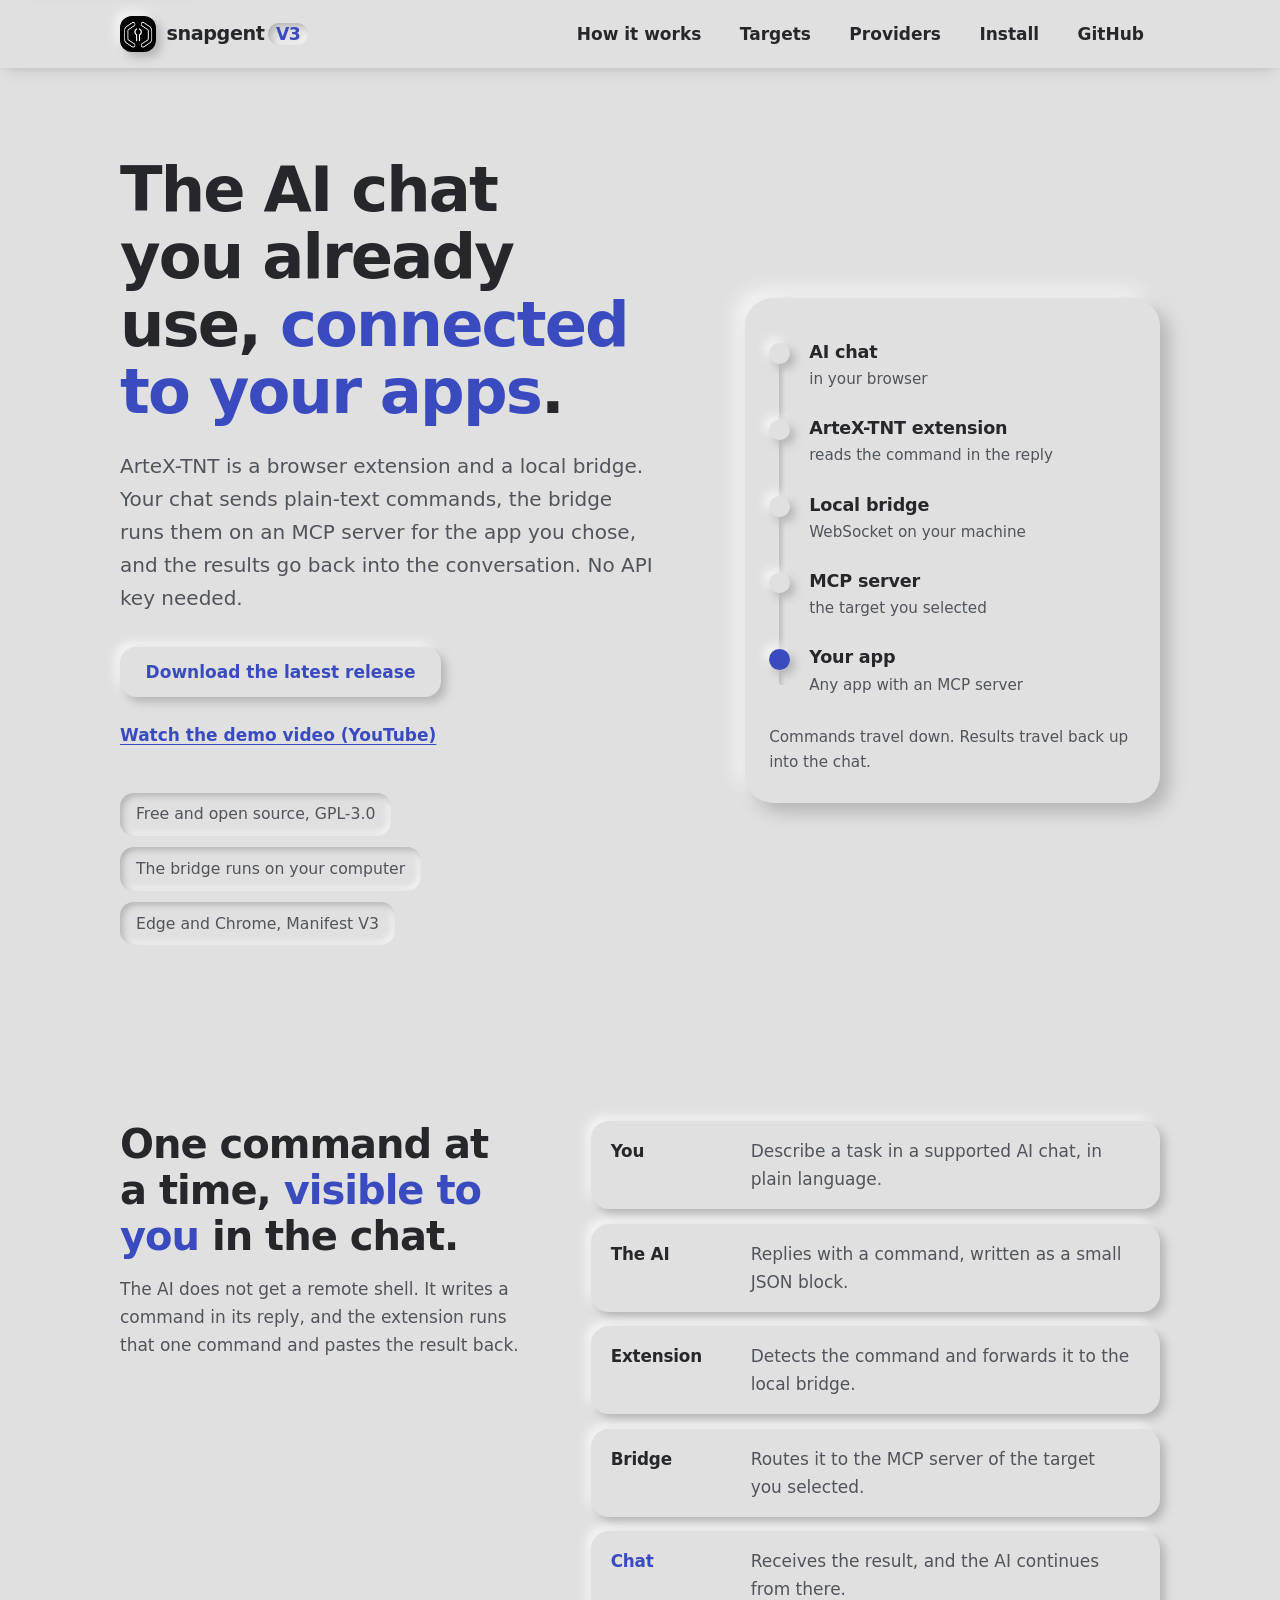
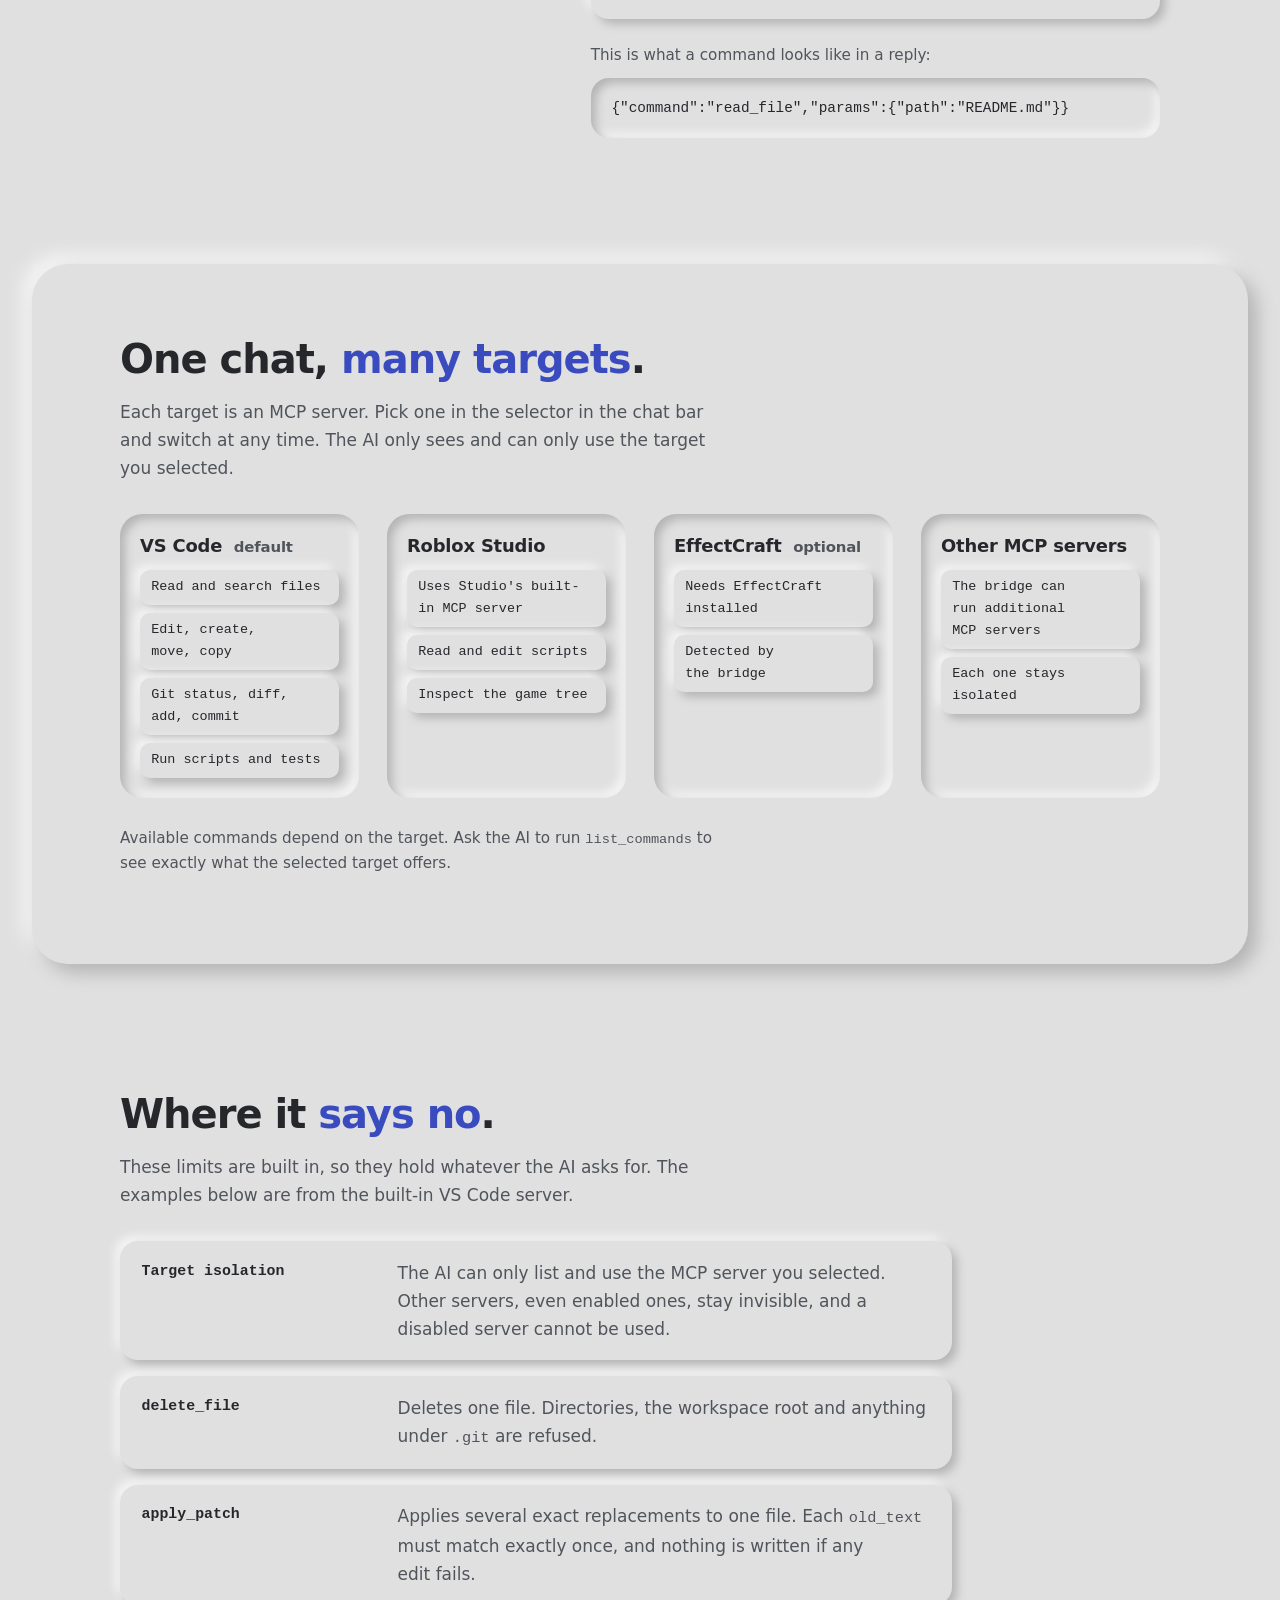
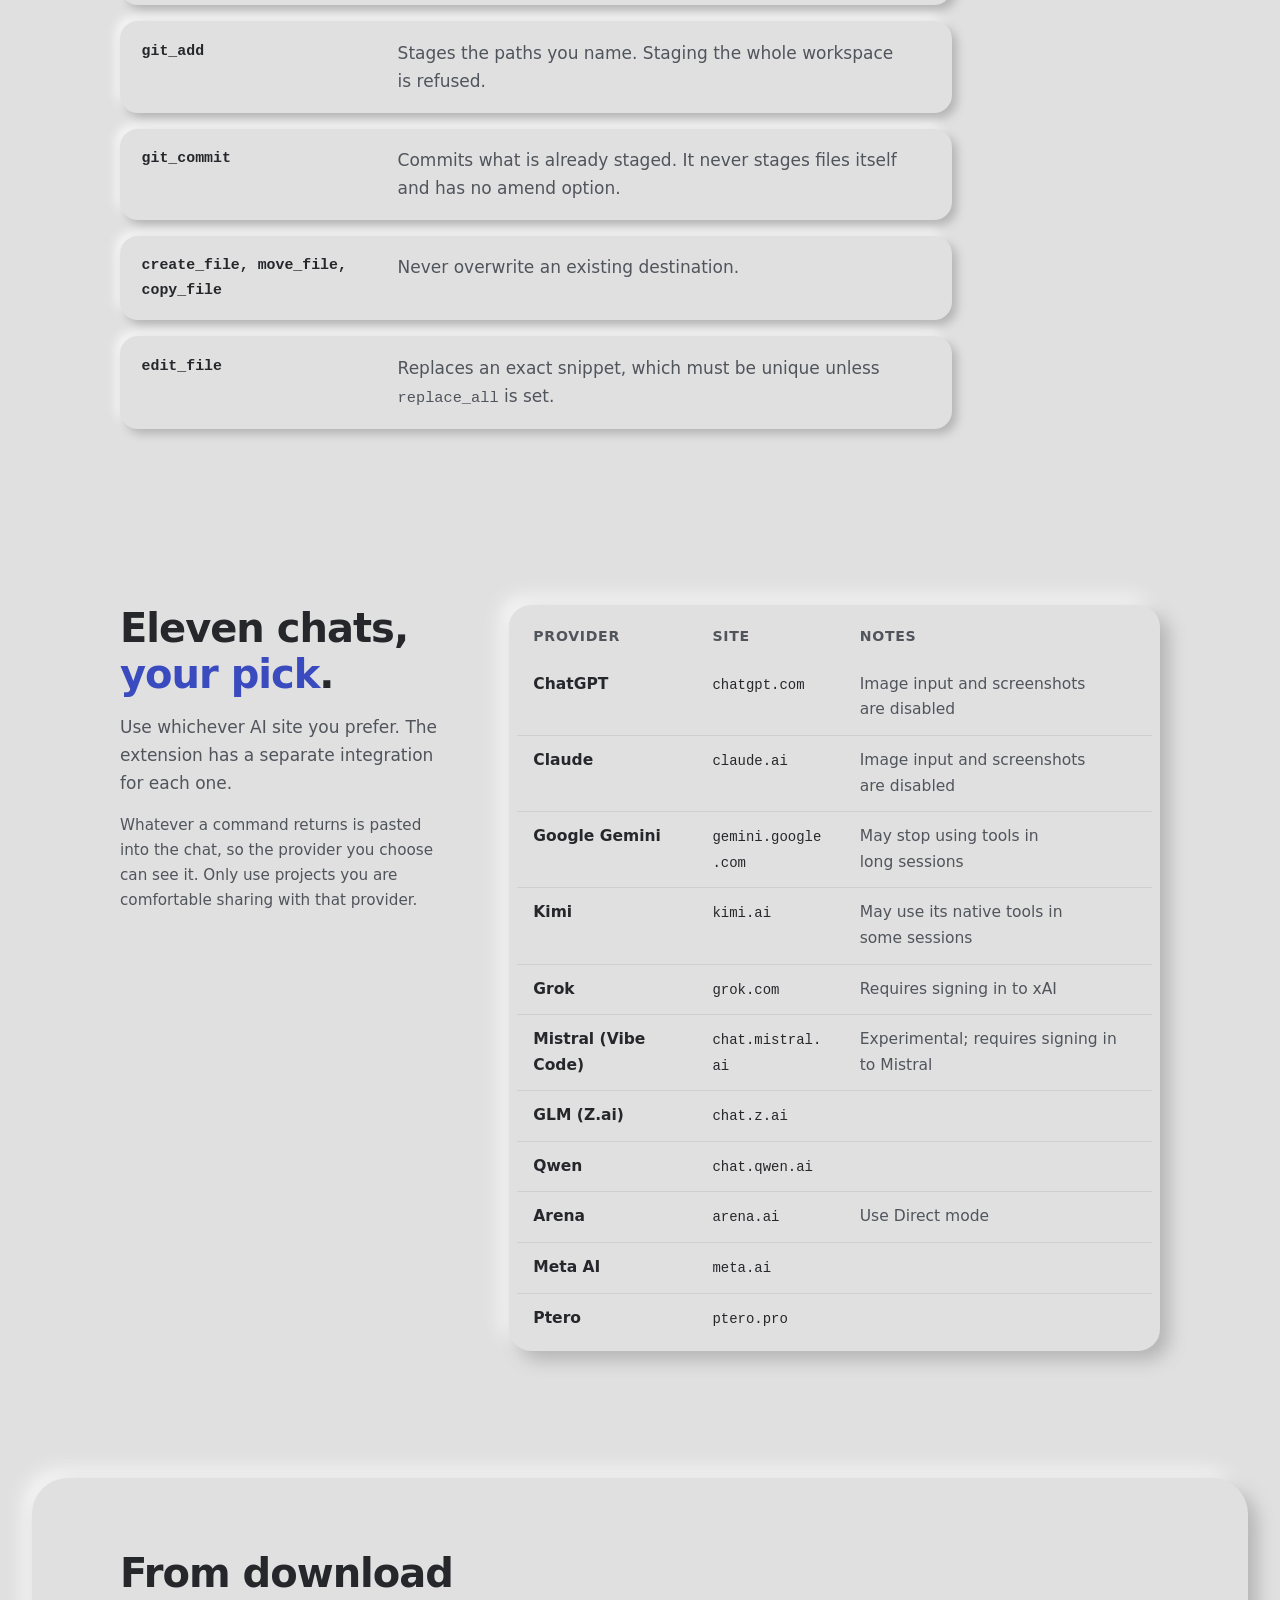
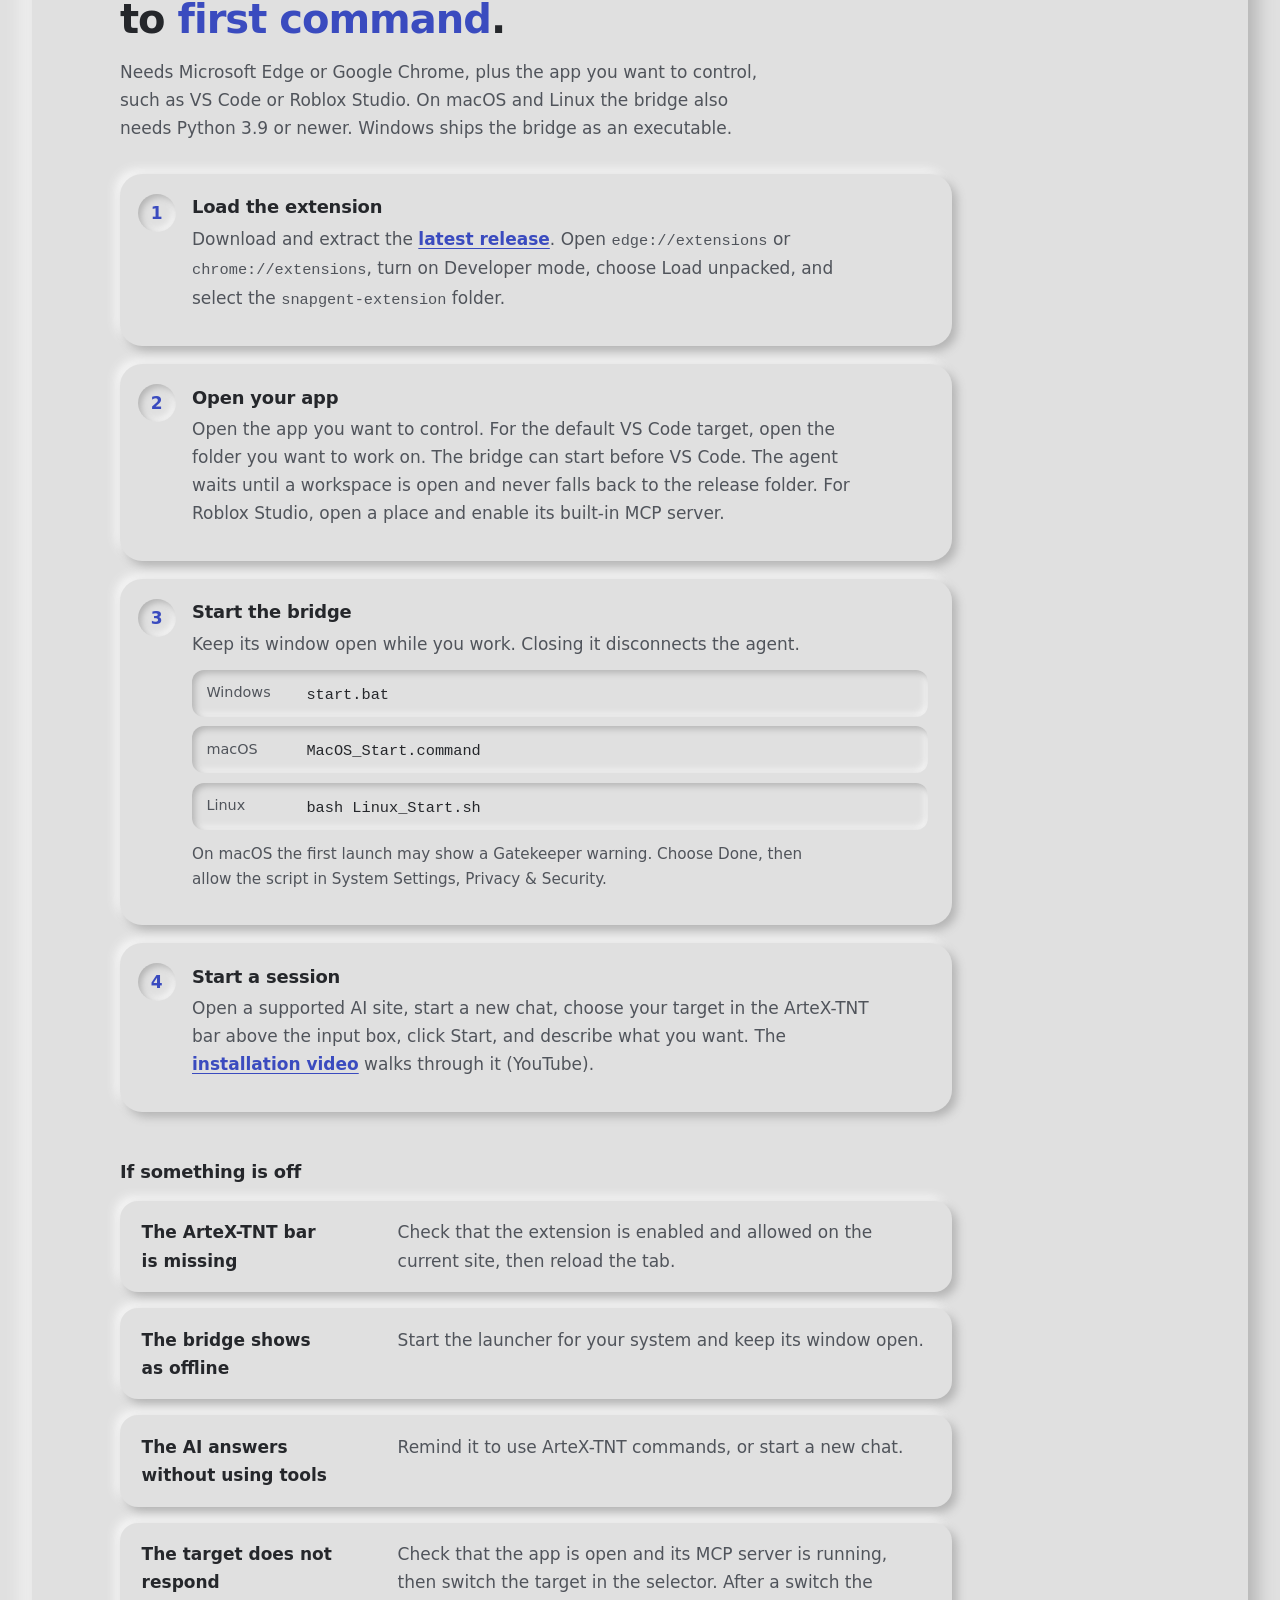
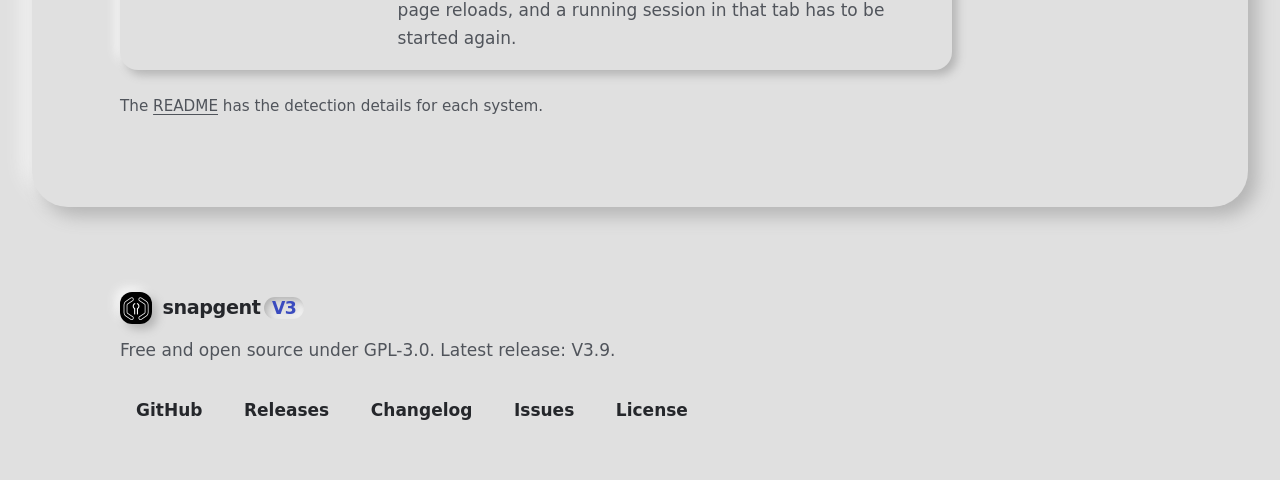
<file: docs/index.html>
<!doctype html>
<html lang="en">
<head>
  <meta charset="utf-8">
  <meta name="viewport" content="width=device-width, initial-scale=1">
  <meta name="color-scheme" content="light">
  <meta name="theme-color" content="#e0e0e0">
  <title>ArteX-TNT: Connect your browser AI chat to your apps through MCP</title>
  <meta name="description" content="ArteX-TNT is a free, open source browser extension and local bridge. It lets the AI chat you already use control apps on your computer through MCP, such as VS Code, Roblox Studio, EffectCraft or any other MCP server.">
  <meta property="og:title" content="ArteX-TNT: Connect your browser AI chat to your apps through MCP">
  <meta property="og:description" content="A browser extension and a local bridge that connect a normal AI chat to apps on your computer through MCP. Free and open source.">
  <meta property="og:type" content="website">
  <meta property="og:url" content="https://herdodp.github.io/snapgent-connector/">
  <meta property="og:image" content="https://herdodp.github.io/snapgent-connector/assets/icon.png">
  <link rel="icon" href="assets/icon.png" type="image/png">
  <link rel="stylesheet" href="styles.css?v=4">
  <script>document.documentElement.classList.add('js');</script>
  <script src="script.js?v=2" defer></script>
</head>
<body>
  <a class="skip-link" href="#main">Skip to content</a>

  <header class="site-header">
    <div class="wrap header-row">
      <a class="brand" href="#top" aria-label="ArteX-TNT, back to top">
        <img src="assets/icon.png" alt="" width="36" height="36">
        <span>snapgent<span class="brand-v">V3</span></span>
      </a>
      <button class="menu-toggle" type="button" aria-expanded="false" aria-controls="site-nav">
        <span class="menu-label">Menu</span>
      </button>
      <nav class="site-nav" id="site-nav" aria-label="Main">
        <a href="#how-it-works">How it works</a>
        <a href="#targets">Targets</a>
        <a href="#providers">Providers</a>
        <a href="#install">Install</a>
        <a href="https://github.com/herdodp/snapgent-connector" target="_blank" rel="noopener">GitHub</a>
      </nav>
    </div>
  </header>

  <main id="main">
    <section class="hero wrap" id="top">
      <div class="hero-copy">
        <h1>The AI chat you already use, <mark>connected to your apps</mark>.</h1>
        <p class="lead">ArteX-TNT is a browser extension and a local bridge. Your chat sends plain-text commands, the bridge runs them on an MCP server for the app you chose, and the results go back into the conversation. No API key needed.</p>
        <div class="actions">
          <a class="btn btn-primary" href="https://github.com/herdodp/snapgent-connector/releases/latest" target="_blank" rel="noopener">Download the latest release</a>
          <a class="text-link" href="https://youtu.be/HY0YWsHLp34" target="_blank" rel="noopener">Watch the demo video (YouTube)</a>
        </div>
        <ul class="facts" aria-label="Key facts">
          <li>Free and open source, GPL-3.0</li>
          <li>The bridge runs on your computer</li>
          <li>Edge and Chrome, Manifest V3</li>
        </ul>
      </div>

      <figure class="pipeline-fig">
        <ol class="pipeline">
          <li><b>AI chat</b><span>in your browser</span></li>
          <li><b>ArteX-TNT extension</b><span>reads the command in the reply</span></li>
          <li><b>Local bridge</b><span>WebSocket on your machine</span></li>
          <li><b>MCP server</b><span>the target you selected</span></li>
          <li class="end"><b>Your app</b><span>Any app with an MCP server</span></li>
        </ol>
        <figcaption>Commands travel down. Results travel back up into the chat.</figcaption>
      </figure>
    </section>

    <section class="section wrap" id="how-it-works" aria-labelledby="how-title">
      <div class="split">
        <div class="split-head">
          <h2 id="how-title">One command at a time, <mark>visible to you</mark> in the chat.</h2>
          <p class="muted">The AI does not get a remote shell. It writes a command in its reply, and the extension runs that one command and pastes the result back.</p>
        </div>
        <div>
          <ol class="trace">
            <li><span class="trace-who">You</span><p>Describe a task in a supported AI chat, in plain language.</p></li>
            <li><span class="trace-who">The AI</span><p>Replies with a command, written as a small JSON block.</p></li>
            <li><span class="trace-who">Extension</span><p>Detects the command and forwards it to the local bridge.</p></li>
            <li><span class="trace-who">Bridge</span><p>Routes it to the MCP server of the target you selected.</p></li>
            <li><span class="trace-who">Chat</span><p>Receives the result, and the AI continues from there.</p></li>
          </ol>
          <p class="caption">This is what a command looks like in a reply:</p>
<pre class="code" tabindex="0"><code>{"command":"read_file","params":{"path":"README.md"}}</code></pre>
        </div>
      </div>
    </section>

    <section class="band" id="targets" aria-labelledby="targets-title">
      <div class="wrap">
        <h2 id="targets-title">One chat, <mark>many targets</mark>.</h2>
        <p class="muted lede">Each target is an MCP server. Pick one in the selector in the chat bar and switch at any time. The AI only sees and can only use the target you selected.</p>
        <div class="tool-groups">
          <section aria-labelledby="t-vscode">
            <h3 id="t-vscode">VS Code <small>default</small></h3>
            <ul>
              <li>Read and search files</li><li>Edit, create, move, copy</li><li>Git status, diff, add, commit</li><li>Run scripts and tests</li>
            </ul>
          </section>
          <section aria-labelledby="t-roblox">
            <h3 id="t-roblox">Roblox Studio</h3>
            <ul>
              <li>Uses Studio's built-in MCP server</li><li>Read and edit scripts</li><li>Inspect the game tree</li>
            </ul>
          </section>
          <section aria-labelledby="t-effectcraft">
            <h3 id="t-effectcraft">EffectCraft <small>optional</small></h3>
            <ul>
              <li>Needs EffectCraft installed</li><li>Detected by the bridge</li>
            </ul>
          </section>
          <section aria-labelledby="t-more">
            <h3 id="t-more">Other MCP servers</h3>
            <ul>
              <li>The bridge can run additional MCP servers</li><li>Each one stays isolated</li>
            </ul>
          </section>
        </div>
        <p class="note" style="margin-top:1.75rem">Available commands depend on the target. Ask the AI to run <code>list_commands</code> to see exactly what the selected target offers.</p>
      </div>
    </section>

    <section class="section wrap" aria-labelledby="guard-title">
      <h2 id="guard-title">Where it <mark>says no</mark>.</h2>
      <p class="muted lede">These limits are built in, so they hold whatever the AI asks for. The examples below are from the built-in VS Code server.</p>
      <dl class="guards">
        <div><dt>Target isolation</dt><dd>The AI can only list and use the MCP server you selected. Other servers, even enabled ones, stay invisible, and a disabled server cannot be used.</dd></div>
        <div><dt>delete_file</dt><dd>Deletes one file. Directories, the workspace root and anything under <code>.git</code> are refused.</dd></div>
        <div><dt>apply_patch</dt><dd>Applies several exact replacements to one file. Each <code>old_text</code> must match exactly once, and nothing is written if any edit fails.</dd></div>
        <div><dt>git_add</dt><dd>Stages the paths you name. Staging the whole workspace is refused.</dd></div>
        <div><dt>git_commit</dt><dd>Commits what is already staged. It never stages files itself and has no amend option.</dd></div>
        <div><dt>create_file, move_file, copy_file</dt><dd>Never overwrite an existing destination.</dd></div>
        <div><dt>edit_file</dt><dd>Replaces an exact snippet, which must be unique unless <code>replace_all</code> is set.</dd></div>
      </dl>
    </section>

    <section class="section wrap" id="providers" aria-labelledby="prov-title">
      <div class="split split-tight">
        <div class="split-head">
          <h2 id="prov-title">Eleven chats, <mark>your pick</mark>.</h2>
          <p class="muted">Use whichever AI site you prefer. The extension has a separate integration for each one.</p>
          <p class="note">Whatever a command returns is pasted into the chat, so the provider you choose can see it. Only use projects you are comfortable sharing with that provider.</p>
        </div>
        <div class="table-wrap" role="region" aria-label="Supported AI providers" tabindex="0">
          <table>
            <thead><tr><th scope="col">Provider</th><th scope="col">Site</th><th scope="col">Notes</th></tr></thead>
            <tbody>
              <tr><th scope="row">ChatGPT</th><td><code>chatgpt.com</code></td><td>Image input and screenshots are disabled</td></tr>
              <tr><th scope="row">Claude</th><td><code>claude.ai</code></td><td>Image input and screenshots are disabled</td></tr>
              <tr><th scope="row">Google Gemini</th><td><code>gemini.google.com</code></td><td>May stop using tools in long sessions</td></tr>
              <tr><th scope="row">Kimi</th><td><code>kimi.ai</code></td><td>May use its native tools in some sessions</td></tr>
              <tr><th scope="row">Grok</th><td><code>grok.com</code></td><td>Requires signing in to xAI</td></tr>
              <tr><th scope="row">Mistral (Vibe Code)</th><td><code>chat.mistral.ai</code></td><td>Experimental; requires signing in to Mistral</td></tr>
              <tr><th scope="row">GLM (Z.ai)</th><td><code>chat.z.ai</code></td><td></td></tr>
              <tr><th scope="row">Qwen</th><td><code>chat.qwen.ai</code></td><td></td></tr>
              <tr><th scope="row">Arena</th><td><code>arena.ai</code></td><td>Use Direct mode</td></tr>
              <tr><th scope="row">Meta AI</th><td><code>meta.ai</code></td><td></td></tr>
              <tr><th scope="row">Ptero</th><td><code>ptero.pro</code></td><td></td></tr>
            </tbody>
          </table>
        </div>
      </div>
    </section>

    <section class="band" id="install" aria-labelledby="install-title">
      <div class="wrap">
        <h2 id="install-title">From download to <mark>first command</mark>.</h2>
        <p class="muted lede">Needs Microsoft Edge or Google Chrome, plus the app you want to control, such as VS Code or Roblox Studio. On macOS and Linux the bridge also needs Python 3.9 or newer. Windows ships the bridge as an executable.</p>
        <ol class="install-steps">
          <li>
            <h3>Load the extension</h3>
            <p>Download and extract the <a href="https://github.com/herdodp/snapgent-connector/releases/latest" target="_blank" rel="noopener">latest release</a>. Open <code>edge://extensions</code> or <code>chrome://extensions</code>, turn on Developer mode, choose Load unpacked, and select the <code>snapgent-extension</code> folder.</p>
          </li>
          <li>
            <h3>Open your app</h3>
            <p>Open the app you want to control. For the default VS Code target, open the folder you want to work on. The bridge can start before VS Code. The agent waits until a workspace is open and never falls back to the release folder. For Roblox Studio, open a place and enable its built-in MCP server.</p>
          </li>
          <li>
            <h3>Start the bridge</h3>
            <p>Keep its window open while you work. Closing it disconnects the agent.</p>
            <dl class="os">
              <div><dt>Windows</dt><dd><code>start.bat</code></dd></div>
              <div><dt>macOS</dt><dd><code>MacOS_Start.command</code></dd></div>
              <div><dt>Linux</dt><dd><code>bash Linux_Start.sh</code></dd></div>
            </dl>
            <p class="note">On macOS the first launch may show a Gatekeeper warning. Choose Done, then allow the script in System Settings, Privacy &amp; Security.</p>
          </li>
          <li>
            <h3>Start a session</h3>
            <p>Open a supported AI site, start a new chat, choose your target in the ArteX-TNT bar above the input box, click Start, and describe what you want. The <a href="https://youtu.be/eo3sdtPSBso" target="_blank" rel="noopener">installation video</a> walks through it (YouTube).</p>
          </li>
        </ol>

        <h3 class="sub">If something is off</h3>
        <dl class="fixes">
          <div><dt>The ArteX-TNT bar is missing</dt><dd>Check that the extension is enabled and allowed on the current site, then reload the tab.</dd></div>
          <div><dt>The bridge shows as offline</dt><dd>Start the launcher for your system and keep its window open.</dd></div>
          <div><dt>The AI answers without using tools</dt><dd>Remind it to use ArteX-TNT commands, or start a new chat.</dd></div>
          <div><dt>The target does not respond</dt><dd>Check that the app is open and its MCP server is running, then switch the target in the selector. After a switch the page reloads, and a running session in that tab has to be started again.</dd></div>
        </dl>
        <p class="note" style="margin-top:1.5rem">The <a href="https://github.com/herdodp/snapgent-connector#readme" target="_blank" rel="noopener">README</a> has the detection details for each system.</p>
      </div>
    </section>
  </main>

  <footer class="site-footer">
    <div class="wrap footer-row">
      <div>
        <a class="brand" href="#top" aria-label="ArteX-TNT, back to top">
          <img src="assets/icon.png" alt="" width="32" height="32">
          <span>snapgent<span class="brand-v">V3</span></span>
        </a>
        <p class="muted">Free and open source under GPL-3.0. Latest release: V3.9.</p>
      </div>
      <ul class="footer-links">
        <li><a href="https://github.com/herdodp/snapgent-connector" target="_blank" rel="noopener">GitHub</a></li>
        <li><a href="https://github.com/herdodp/snapgent-connector/releases/latest" target="_blank" rel="noopener">Releases</a></li>
        <li><a href="https://github.com/herdodp/snapgent-connector/blob/main/CHANGELOG.md" target="_blank" rel="noopener">Changelog</a></li>
        <li><a href="https://github.com/herdodp/snapgent-connector/issues" target="_blank" rel="noopener">Issues</a></li>
        <li><a href="https://github.com/herdodp/snapgent-connector/blob/main/LICENSE" target="_blank" rel="noopener">License</a></li>
      </ul>
    </div>
  </footer>
</body>
</html>
</file>
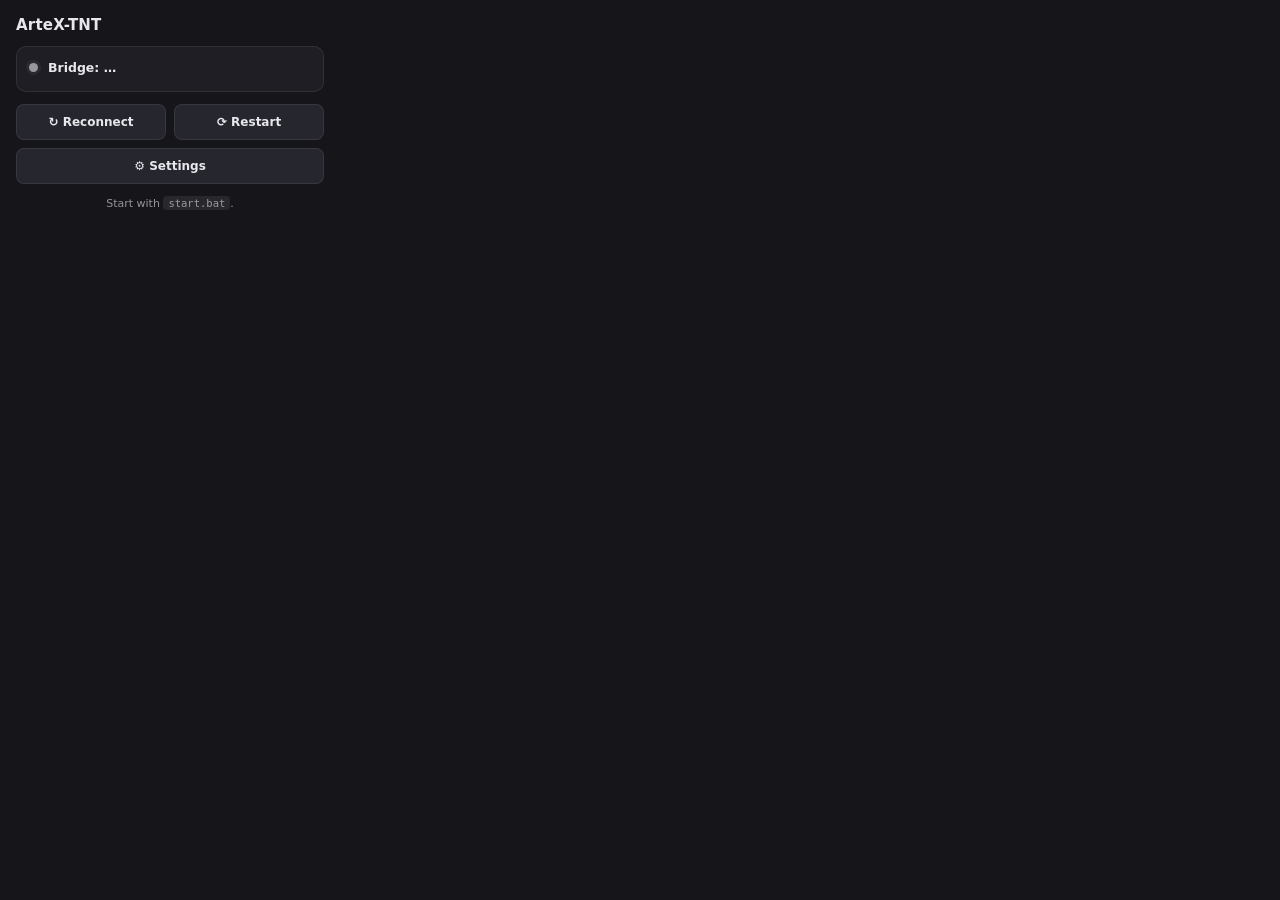
<file: snapgent-extension/popup.html>
<!DOCTYPE html>
<html lang="en">
<head>
  <meta charset="utf-8" />
  <meta name="viewport" content="width=device-width, initial-scale=1" />
  <style>
    :root {
      --bg: #16161a;
      --surface: #1e1e24;
      --surface-2: #26262e;
      --border: rgba(255, 255, 255, 0.08);
      --text: #e8e8ec;
      --muted: rgba(232, 232, 236, 0.6);
      --accent: #7c8cff;
      --ok: #3ddc97;
      --warn: #ffb454;
      --bad: #ff6b6b;
      --radius: 10px;
    }

    * { box-sizing: border-box; }

    body {
      width: min(340px, 100vw);
      max-width: 100vw;
      margin: 0;
      font-family: "Segoe UI", system-ui, -apple-system, sans-serif;
      background: var(--bg);
      color: var(--text);
      -webkit-font-smoothing: antialiased;
    }

    .wrap {
      display: flex;
      flex-direction: column;
      gap: 12px;
      padding: clamp(12px, 4vw, 16px);
    }

    /* Header */
    header {
      display: flex;
      align-items: center;
      justify-content: space-between;
      gap: 8px;
    }
    h1 {
      display: flex;
      align-items: baseline;
      gap: 8px;
      margin: 0;
      font-size: 15px;
      font-weight: 700;
      letter-spacing: 0.2px;
    }
    .ver {
      font-size: 10px;
      font-weight: 500;
      color: var(--muted);
    }
    .badge {
      font-size: 10px;
      font-weight: 600;
      padding: 3px 8px;
      border-radius: 999px;
      color: var(--accent);
      background: rgba(124, 140, 255, 0.12);
      border: 1px solid rgba(124, 140, 255, 0.3);
    }

    /* Card */
    .card {
      background: var(--surface);
      border: 1px solid var(--border);
      border-radius: var(--radius);
      padding: 12px;
    }

    .status {
      display: flex;
      align-items: flex-start;
      gap: 10px;
    }
    .dot {
      flex: none;
      width: 9px;
      height: 9px;
      margin-top: 4px;
      border-radius: 50%;
      background: var(--muted);
      box-shadow: 0 0 0 3px rgba(255, 255, 255, 0.05);
      transition: background 0.2s, box-shadow 0.2s;
    }
    .dot.ok   { background: var(--ok);   box-shadow: 0 0 0 3px rgba(61, 220, 151, 0.18); }
    .dot.warn { background: var(--warn); box-shadow: 0 0 0 3px rgba(255, 180, 84, 0.18); }
    .dot.bad  { background: var(--bad);  box-shadow: 0 0 0 3px rgba(255, 107, 107, 0.18); }

    .status-text { min-width: 0; flex: 1; }
    #state {
      font-size: 12.5px;
      font-weight: 600;
      line-height: 1.4;
      overflow-wrap: anywhere;
    }
    #tools {
      margin-top: 2px;
      font-size: 11.5px;
      color: var(--muted);
      overflow-wrap: anywhere;
    }

    #servers {
      margin-top: 10px;
      padding-top: 10px;
      border-top: 1px solid var(--border);
      font-family: ui-monospace, "Cascadia Code", Consolas, monospace;
      font-size: 11px;
      line-height: 1.6;
      color: var(--muted);
      white-space: pre-line;
      overflow-wrap: anywhere;
    }
    #servers:empty { display: none; }

    /* Buttons */
    .actions {
      display: grid;
      grid-template-columns: 1fr 1fr;
      gap: 8px;
    }
    .actions .full { grid-column: 1 / -1; }

    button {
      width: 100%;
      min-height: 36px;
      padding: 8px 10px;
      border: 1px solid var(--border);
      border-radius: 8px;
      cursor: pointer;
      font: inherit;
      font-size: 12px;
      font-weight: 600;
      color: var(--text);
      background: var(--surface-2);
      transition: background 0.15s, transform 0.05s, border-color 0.15s;
    }
    button:hover { background: #30303a; border-color: rgba(255, 255, 255, 0.16); }
    button:active { transform: translateY(1px); }
    button:focus-visible { outline: 2px solid var(--accent); outline-offset: 2px; }

    /* Footer */
    .hint {
      margin: 0;
      font-size: 11px;
      line-height: 1.5;
      color: var(--muted);
      text-align: center;
    }
    code {
      padding: 1px 5px;
      border-radius: 4px;
      font-size: 10.5px;
      background: rgba(255, 255, 255, 0.08);
    }
  </style>
</head>
<body>
  <div class="wrap">
    <header>
      <h1>ArteX-TNT <span class="ver" id="ver"></span></h1>
      <!-- <span class="badge">DeepSeek</span> --> <!-- DeepSeek hidden (disabled, not deleted) -->
    </header>

    <section class="card">
      <div class="status">
        <span id="dot" class="dot"></span>
        <div class="status-text">
          <div id="state">Bridge: …</div>
          <div id="tools"></div>
        </div>
      </div>
      <div id="servers"></div>
    </section>

    <div class="actions">
      <button class="ghost" id="reconnect">↻ Reconnect</button>
      <button class="ghost" id="restart">⟳ Restart</button>
      <button class="ghost full" id="settings">⚙ Settings</button>
    </div>

    <p class="hint">
      Start with <code>start.bat</code>.
    </p>
  </div>
  <script src="popup.js"></script>
</body>
</html>
</file>
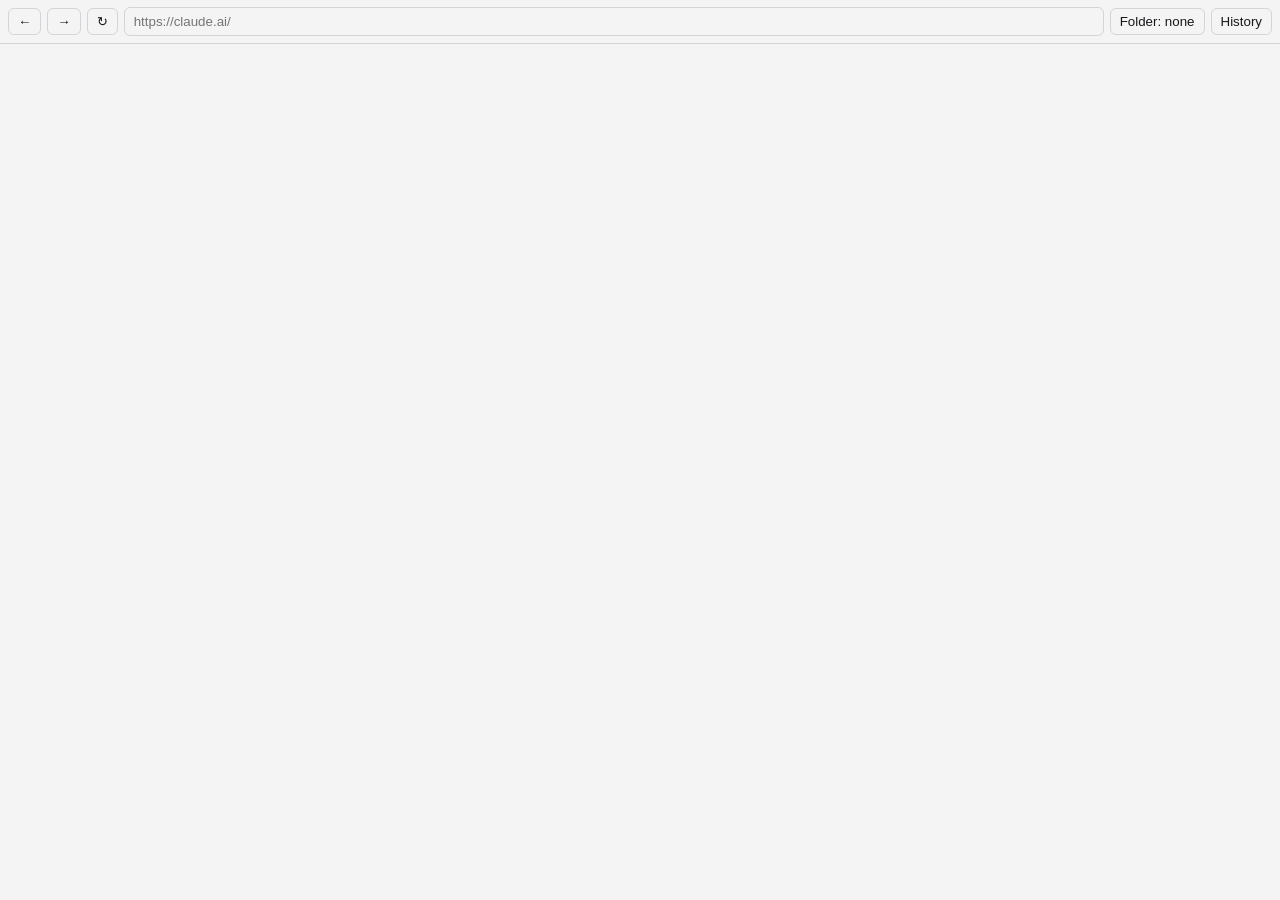
<file: snapgent-app/src/toolbar.html>
<!DOCTYPE html>
<html lang="en">
<head>
<meta charset="utf-8">
<meta http-equiv="Content-Security-Policy" content="default-src 'none'; style-src 'unsafe-inline'; script-src 'self'">
<title>Snapgent</title>
<style>
  :root { color-scheme: light dark; --bg:#f4f4f5; --fg:#18181b; --bd:#d4d4d8; --ac:#facc15; }
  @media (prefers-color-scheme: dark) { :root { --bg:#18181b; --fg:#e4e4e7; --bd:#3f3f46; } }
  * { box-sizing: border-box; }
  html, body { margin:0; height:100%; background:var(--bg); color:var(--fg); font:13px system-ui, sans-serif; overflow:hidden; }
  #bar { display:flex; gap:6px; align-items:center; height:44px; padding:0 8px; border-bottom:1px solid var(--bd); }
  button { background:transparent; color:inherit; border:1px solid var(--bd); border-radius:6px; padding:5px 9px; cursor:pointer; }
  button:hover { border-color:var(--ac); }
  #url { flex:1; min-width:80px; background:transparent; color:inherit; border:1px solid var(--bd); border-radius:6px; padding:6px 9px; }
  #url:focus { outline:none; border-color:var(--ac); }
  #ws { max-width:220px; overflow:hidden; text-overflow:ellipsis; white-space:nowrap; }
  #panel { position:fixed; top:44px; right:0; width:360px; max-height:420px; overflow:auto; background:var(--bg);
           border:1px solid var(--bd); border-radius:0 0 0 8px; display:none; z-index:10; }
  #panel.open { display:block; }
  #panel .head { display:flex; justify-content:space-between; align-items:center; padding:8px 10px; border-bottom:1px solid var(--bd); }
  #panel .item { padding:7px 10px; border-bottom:1px solid var(--bd); cursor:pointer; }
  #panel .item:hover { background:rgba(250,204,21,.15); }
  #panel .t { font-weight:600; overflow:hidden; text-overflow:ellipsis; white-space:nowrap; }
  #panel .u { opacity:.65; font-size:11px; overflow:hidden; text-overflow:ellipsis; white-space:nowrap; }
</style>
</head>
<body>
<div id="bar">
  <button id="back" title="Back">&#8592;</button>
  <button id="fwd" title="Forward">&#8594;</button>
  <button id="reload" title="Reload">&#8635;</button>
  <input id="url" type="text" spellcheck="false" placeholder="https://claude.ai/">
  <button id="ws" title="Choose the project folder the agent works in">Folder: none</button>
  <button id="hist" title="History">History</button>
</div>
<div id="panel">
  <div class="head"><b>History</b><button id="clear">Clear</button></div>
  <div id="list"></div>
</div>
<script src="toolbar.js"></script>
</body>
</html>
</file>
<file: docs/styles.css>
:root{color-scheme:light;--bg:#e0e0e0;--sl:#f5f5f5;--sd:#b4b4b4;--ink:#25272b;--muted:#50545b;--accent:#3a4bbf;--focus:#3a4bbf;--r:22px;--out:9px 9px 18px var(--sd),-9px -9px 18px var(--sl);--out-sm:5px 5px 10px var(--sd),-5px -5px 10px var(--sl);--in:inset 5px 5px 10px var(--sd),inset -5px -5px 10px var(--sl);--in-sm:inset 3px 3px 6px var(--sd),inset -3px -3px 6px var(--sl);--font:system-ui,-apple-system,'Segoe UI',Roboto,'Helvetica Neue',Arial,sans-serif;--mono:ui-monospace,'Cascadia Code','SF Mono',Consolas,'Liberation Mono',monospace}
*,*::before,*::after{box-sizing:border-box}
html{scroll-behavior:smooth;scroll-padding-top:6rem;-webkit-text-size-adjust:100%}
body{margin:0;background:var(--bg);color:var(--ink);font-family:var(--font);font-size:1.0625rem;line-height:1.65;overflow-x:clip;text-wrap:pretty}
img{max-width:100%;height:auto;display:block}
a{color:inherit;text-underline-offset:.2em}
a,button,summary,label[for]{cursor:pointer}
button:disabled{cursor:not-allowed}
:focus-visible{outline:3px solid var(--focus);outline-offset:3px;border-radius:10px}
.sr-only{position:absolute;width:1px;height:1px;overflow:hidden;clip:rect(0 0 0 0);white-space:nowrap}
.skip-link{position:absolute;left:1rem;top:-4rem;background:var(--bg);color:var(--ink);padding:.75rem 1.1rem;font-weight:700;z-index:20;border-radius:14px;box-shadow:var(--out-sm)}
.skip-link:focus{top:1rem}
.wrap{width:100%;max-width:1120px;margin-inline:auto;padding-inline:clamp(1.25rem,4vw,2.5rem)}
mark{background:none;color:var(--accent);padding:0;font-weight:inherit}
code{font-family:var(--mono);font-size:.9em;overflow-wrap:anywhere}
p{margin:0 0 1rem;max-width:64ch}
h1,h2,h3{margin:0;text-wrap:balance}
h1{font-size:clamp(2.2rem,5.4vw,3.9rem);line-height:1.08;letter-spacing:-.03em;font-weight:800;overflow-wrap:anywhere;max-width:16ch}
h2{font-size:clamp(1.7rem,3.4vw,2.5rem);line-height:1.15;letter-spacing:-.025em;font-weight:800;margin-bottom:1rem;max-width:20ch;overflow-wrap:anywhere}
h3{font-size:1.12rem;line-height:1.3;letter-spacing:-.01em;margin-bottom:.4rem}
.muted{color:var(--muted)}
.lede{max-width:60ch;margin-bottom:2rem}
.note{color:var(--muted);font-size:.95rem}
.caption{color:var(--muted);font-size:.95rem;margin:1.5rem 0 .6rem}

.site-header{background:var(--bg);position:sticky;top:0;z-index:10;box-shadow:0 6px 14px -6px var(--sd)}
.header-row{display:flex;align-items:center;justify-content:space-between;gap:1rem;min-height:4.25rem}
.brand{display:inline-flex;align-items:center;gap:.65rem;text-decoration:none;font-weight:800;font-size:1.2rem;letter-spacing:-.02em;min-height:44px}
.brand img{border-radius:12px;box-shadow:var(--out-sm)}
.brand-v{color:var(--accent);padding:.05em .45em;margin-left:.2em;border-radius:999px;box-shadow:var(--in-sm);font-size:.9em}
.menu-toggle{display:none;min-height:44px;min-width:44px;padding:0 1.1rem;background:var(--bg);color:var(--ink);border:0;border-radius:14px;box-shadow:var(--out-sm);font:inherit;font-weight:700}
.menu-toggle:active,.menu-toggle[aria-expanded="true"]{box-shadow:var(--in-sm)}
.site-nav{display:flex;align-items:center;gap:.4rem}
.site-nav a{display:inline-flex;align-items:center;min-height:44px;padding:0 1rem;text-decoration:none;font-weight:600;border-radius:14px;transition:box-shadow .15s}
.site-nav a:hover{box-shadow:var(--in-sm);color:var(--accent)}
@media (max-width:859px){
  .js .menu-toggle{display:inline-flex;align-items:center}
  .js .site-nav{display:none;position:absolute;top:100%;left:0;right:0;flex-direction:column;align-items:stretch;background:var(--bg);box-shadow:0 12px 18px -8px var(--sd);padding:.75rem clamp(1.25rem,4vw,2.5rem) 1rem}
  .js .site-nav.is-open{display:flex}
  .site-nav{flex-wrap:wrap}
}

.btn{display:inline-flex;align-items:center;justify-content:center;min-height:50px;padding:0 1.6rem;border:0;border-radius:16px;background:var(--bg);color:var(--ink);font:inherit;font-weight:700;text-decoration:none;box-shadow:var(--out-sm);transition:box-shadow .15s,transform .15s}
.btn-primary{color:var(--accent)}
.btn:hover{box-shadow:var(--out);transform:translateY(-1px)}
.btn:active{box-shadow:var(--in-sm);transform:none}
.text-link{display:inline-flex;align-items:center;min-height:44px;font-weight:600;color:var(--accent)}

.hero{display:grid;gap:3rem;padding-block:clamp(2.5rem,7vw,5.5rem)}
@media (min-width:900px){.hero{grid-template-columns:minmax(0,1.15fr) minmax(0,.85fr);align-items:center;gap:4rem}}
.lead{font-size:clamp(1.08rem,1.9vw,1.25rem);color:var(--muted);margin:1.5rem 0 2rem;max-width:36em}
.actions{display:flex;flex-wrap:wrap;gap:1rem 1.75rem;align-items:center}
.facts{list-style:none;margin:2.25rem 0 0;padding:0;display:flex;flex-direction:column;gap:.7rem;color:var(--muted);font-size:.98rem}
.facts li{padding:.55rem 1rem;border-radius:14px;box-shadow:var(--in-sm);width:fit-content;max-width:100%}

.pipeline-fig{margin:0;padding:1.75rem 1.5rem;border-radius:28px;box-shadow:var(--out)}
.pipeline{list-style:none;margin:0;padding:0 0 0 2.5rem;position:relative}
.pipeline::before{content:'';position:absolute;left:.6rem;top:1.5rem;bottom:1.5rem;width:6px;border-radius:6px;box-shadow:var(--in-sm)}
.pipeline li{position:relative;padding:.7rem 0;display:flex;flex-direction:column}
.pipeline li::before{content:'';position:absolute;left:-2.5rem;top:1.05rem;width:1.3rem;height:1.3rem;border-radius:50%;background:var(--bg);box-shadow:var(--out-sm)}
.pipeline li.end::before{background:var(--accent);box-shadow:var(--out-sm)}
.pipeline b{font-size:1.1rem;letter-spacing:-.01em}
.pipeline span{color:var(--muted);font-size:.95rem}
.pipeline-fig figcaption{margin-top:1rem;color:var(--muted);font-size:.95rem}

.section{padding-block:clamp(3rem,7vw,5.5rem)}
.band{margin:clamp(1rem,3vw,2.5rem) clamp(.75rem,3vw,2rem);padding-block:clamp(2.5rem,6vw,4.5rem);border-radius:36px;box-shadow:var(--out)}
.split{display:grid;gap:2.5rem}
@media (min-width:900px){.split{grid-template-columns:minmax(0,5fr) minmax(0,7fr);gap:4rem;align-items:start}.split-tight{grid-template-columns:minmax(0,4fr) minmax(0,8fr)}}

.trace{list-style:none;margin:0;padding:0;display:grid;gap:.9rem}
.trace li{display:grid;grid-template-columns:minmax(0,1fr);gap:.1rem;padding:1rem 1.25rem;border-radius:18px;box-shadow:var(--out-sm)}
.trace-who{font-weight:800;font-size:1.05rem;letter-spacing:-.01em}
.trace li:last-child .trace-who{color:var(--accent)}
.trace p{margin:0;color:var(--muted)}
@media (min-width:560px){.trace li{grid-template-columns:7.5rem minmax(0,1fr);gap:1.25rem;align-items:baseline}}
pre.code{margin:0;background:var(--bg);color:var(--ink);font:.9rem/1.7 var(--mono);padding:1.1rem 1.3rem;border-radius:18px;box-shadow:var(--in);overflow-x:auto;max-width:100%}
pre.code code{font-size:inherit;overflow-wrap:normal}

.tool-groups{display:grid;gap:1.75rem;grid-template-columns:minmax(0,1fr)}
@media (min-width:640px){.tool-groups{grid-template-columns:repeat(2,minmax(0,1fr))}}
@media (min-width:1000px){.tool-groups{grid-template-columns:repeat(4,minmax(0,1fr))}}
.tool-groups section{padding:1.25rem;border-radius:22px;box-shadow:var(--in)}
.tool-groups h3 small{color:var(--muted);font-weight:600;margin-left:.35rem}
.tool-groups ul{list-style:none;margin:.75rem 0 0;padding:0;font-family:var(--mono);font-size:.84rem;display:grid;gap:.5rem}
.tool-groups li{padding:.4rem .7rem;border-radius:10px;background:var(--bg);box-shadow:var(--out-sm);overflow-wrap:anywhere}
.tool-groups li.new{color:var(--accent);font-weight:700}
.tool-groups li small{font-family:var(--font);font-weight:700;margin-left:.35rem}

.guards,.fixes{margin:0;display:grid;gap:1rem;max-width:52rem}
.guards>div,.fixes>div{display:grid;gap:.2rem 2rem;padding:1.1rem 1.35rem;border-radius:18px;box-shadow:var(--out-sm)}
@media (min-width:700px){.guards>div,.fixes>div{grid-template-columns:minmax(0,14rem) minmax(0,1fr)}}
.guards dt{font-family:var(--mono);font-weight:700;font-size:.93rem;overflow-wrap:anywhere}
.fixes dt{font-weight:700}
.guards dd,.fixes dd{margin:0;color:var(--muted)}

.table-wrap{overflow-x:auto;max-width:100%;border-radius:22px;box-shadow:var(--out);padding:.5rem}
table{border-collapse:collapse;width:100%;min-width:34rem;font-size:.97rem}
th,td{text-align:left;padding:.75rem 1rem;vertical-align:top}
tbody tr+tr th,tbody tr+tr td{border-top:1px solid rgba(0,0,0,.07)}
thead th{font-size:.88rem;color:var(--muted);text-transform:uppercase;letter-spacing:.05em}
tbody th{font-weight:700}
td{color:var(--muted)}
td code{color:var(--ink)}

.install-steps{list-style:none;margin:0 0 3rem;padding:0;display:grid;gap:1.1rem;counter-reset:i;max-width:52rem}
.install-steps>li{counter-increment:i;position:relative;padding:1.35rem 1.5rem 1.35rem 4.5rem;border-radius:22px;box-shadow:var(--out-sm)}
.install-steps>li::before{content:counter(i);position:absolute;left:1.1rem;top:1.25rem;width:2.4rem;height:2.4rem;display:grid;place-items:center;color:var(--accent);font-weight:800;border-radius:50%;box-shadow:var(--in-sm)}
.install-steps p{color:var(--muted);margin-bottom:.75rem}
.install-steps a{color:var(--accent);font-weight:600}
.os{margin:0 0 .75rem;display:grid;gap:.6rem}
.os>div{display:grid;grid-template-columns:5.5rem minmax(0,1fr);align-items:center;gap:.75rem;border-radius:12px;padding:.55rem .9rem;box-shadow:var(--in-sm)}
.os dt{font-size:.9rem;color:var(--muted)}
.os dd{margin:0}
.sub{margin-bottom:1.1rem}

.site-footer{padding-block:2.5rem 3rem}
.footer-row{display:flex;flex-wrap:wrap;gap:1.5rem 3rem;justify-content:space-between;align-items:flex-start}
.site-footer p{margin:.25rem 0 0}
.footer-links{list-style:none;margin:0;padding:0;display:flex;flex-wrap:wrap;gap:.4rem .6rem}
.footer-links a{display:inline-flex;align-items:center;min-height:44px;padding:0 1rem;border-radius:14px;text-decoration:none;font-weight:600;transition:box-shadow .15s}
.footer-links a:hover{box-shadow:var(--in-sm);color:var(--accent)}

@media (prefers-reduced-motion:reduce){*,*::before,*::after{animation:none!important;transition:none!important}html{scroll-behavior:auto}}
</file>
